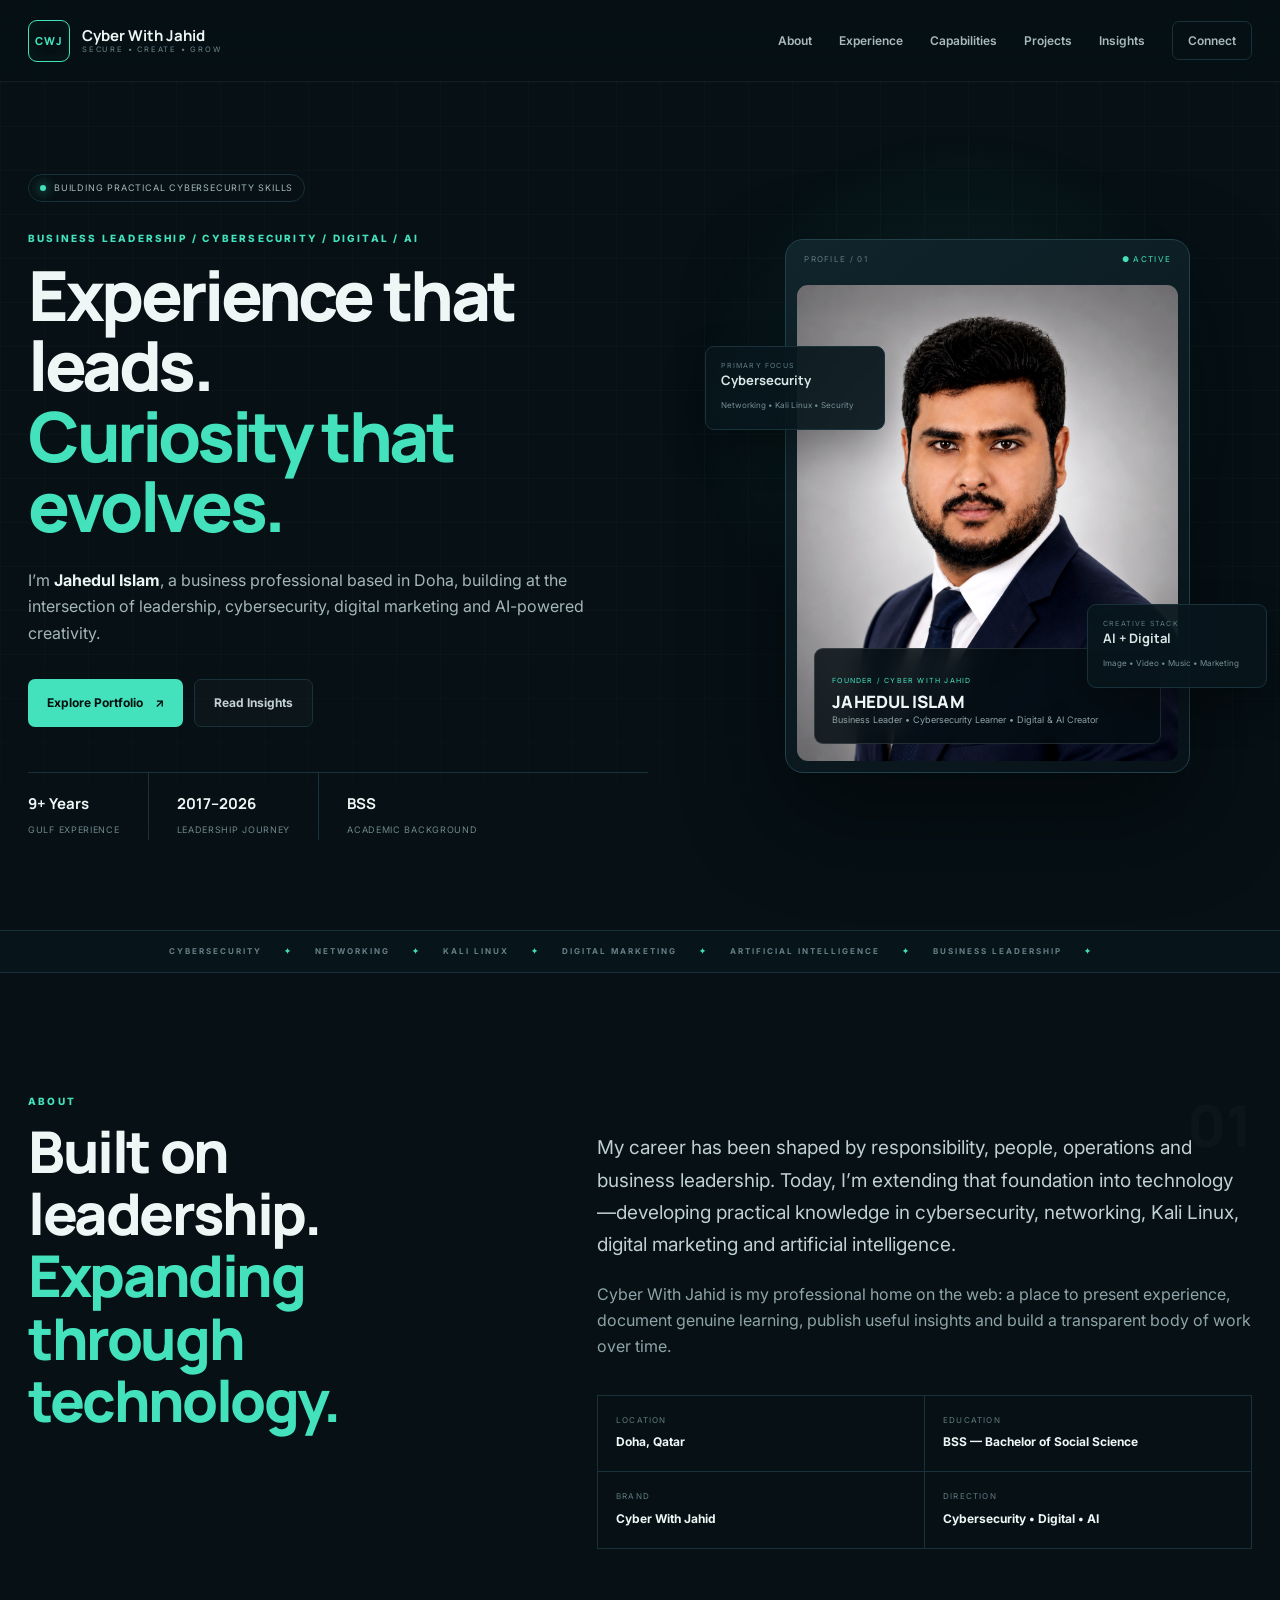
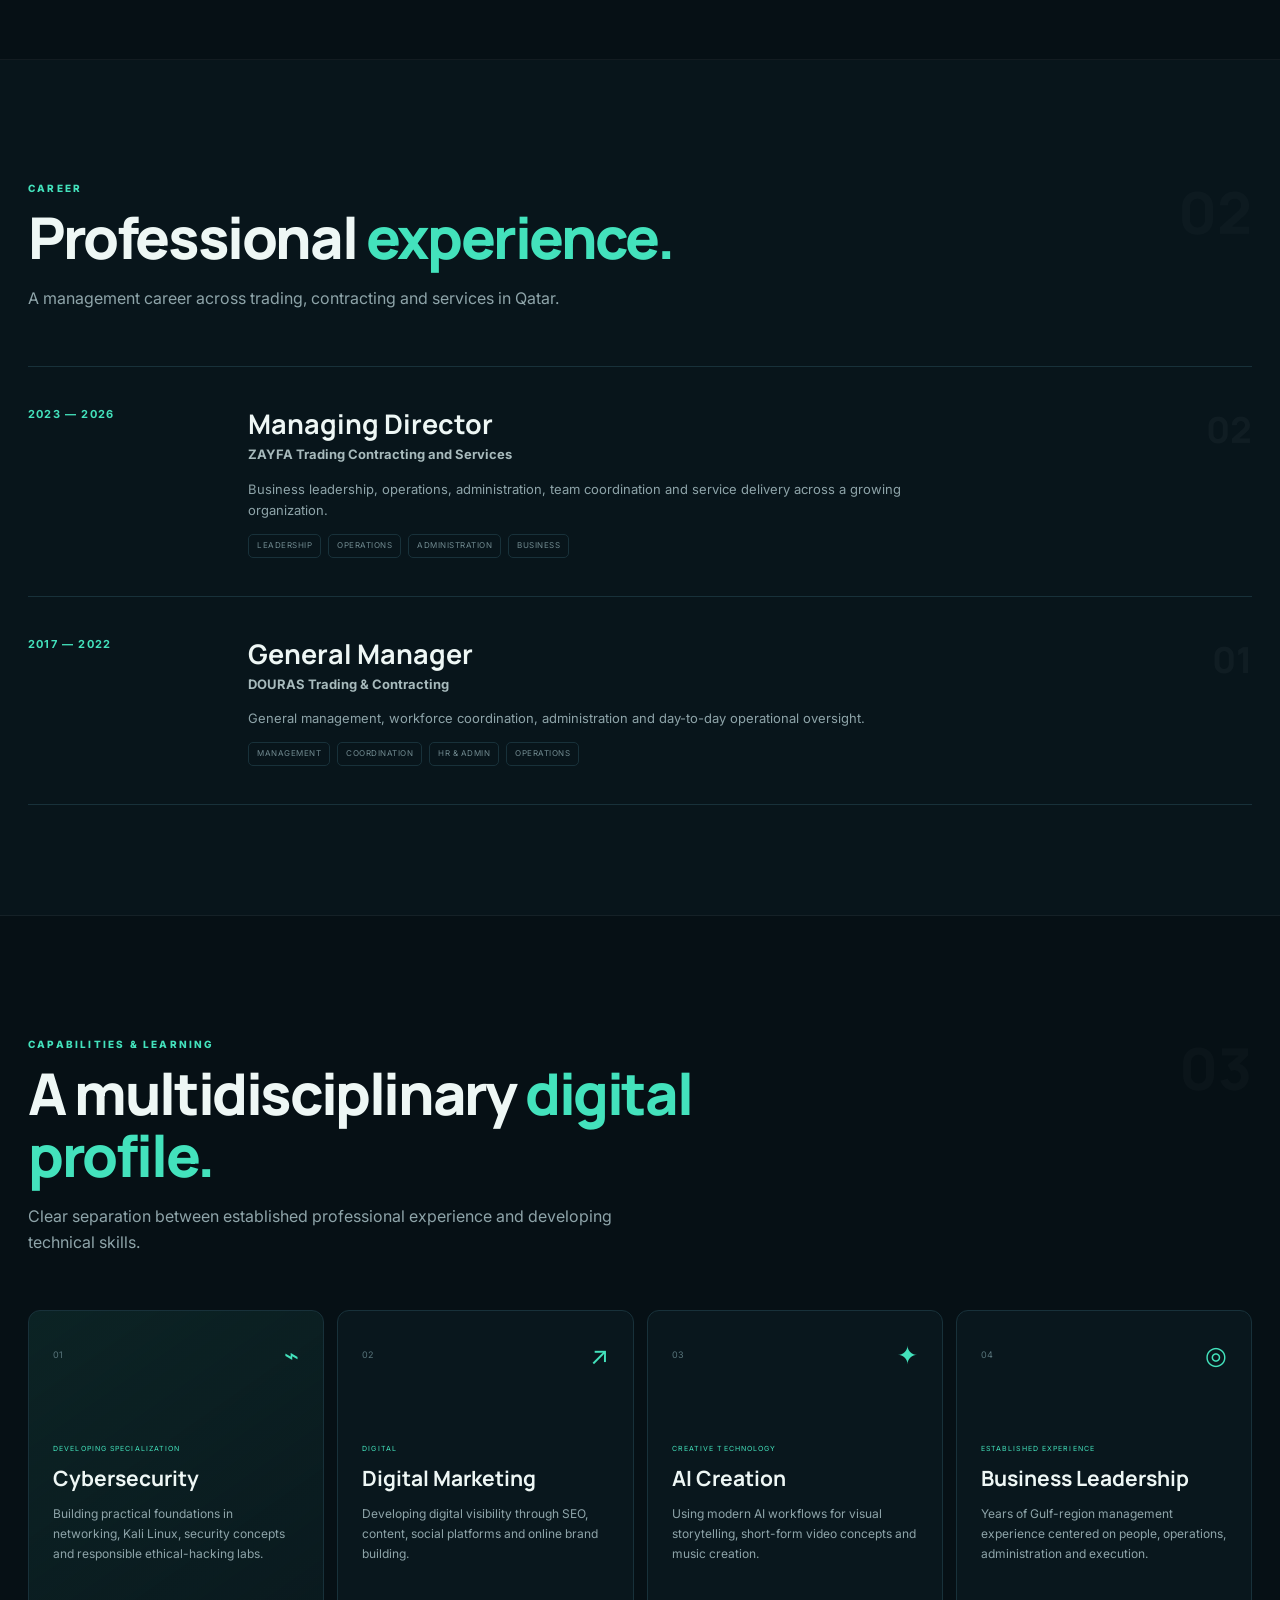
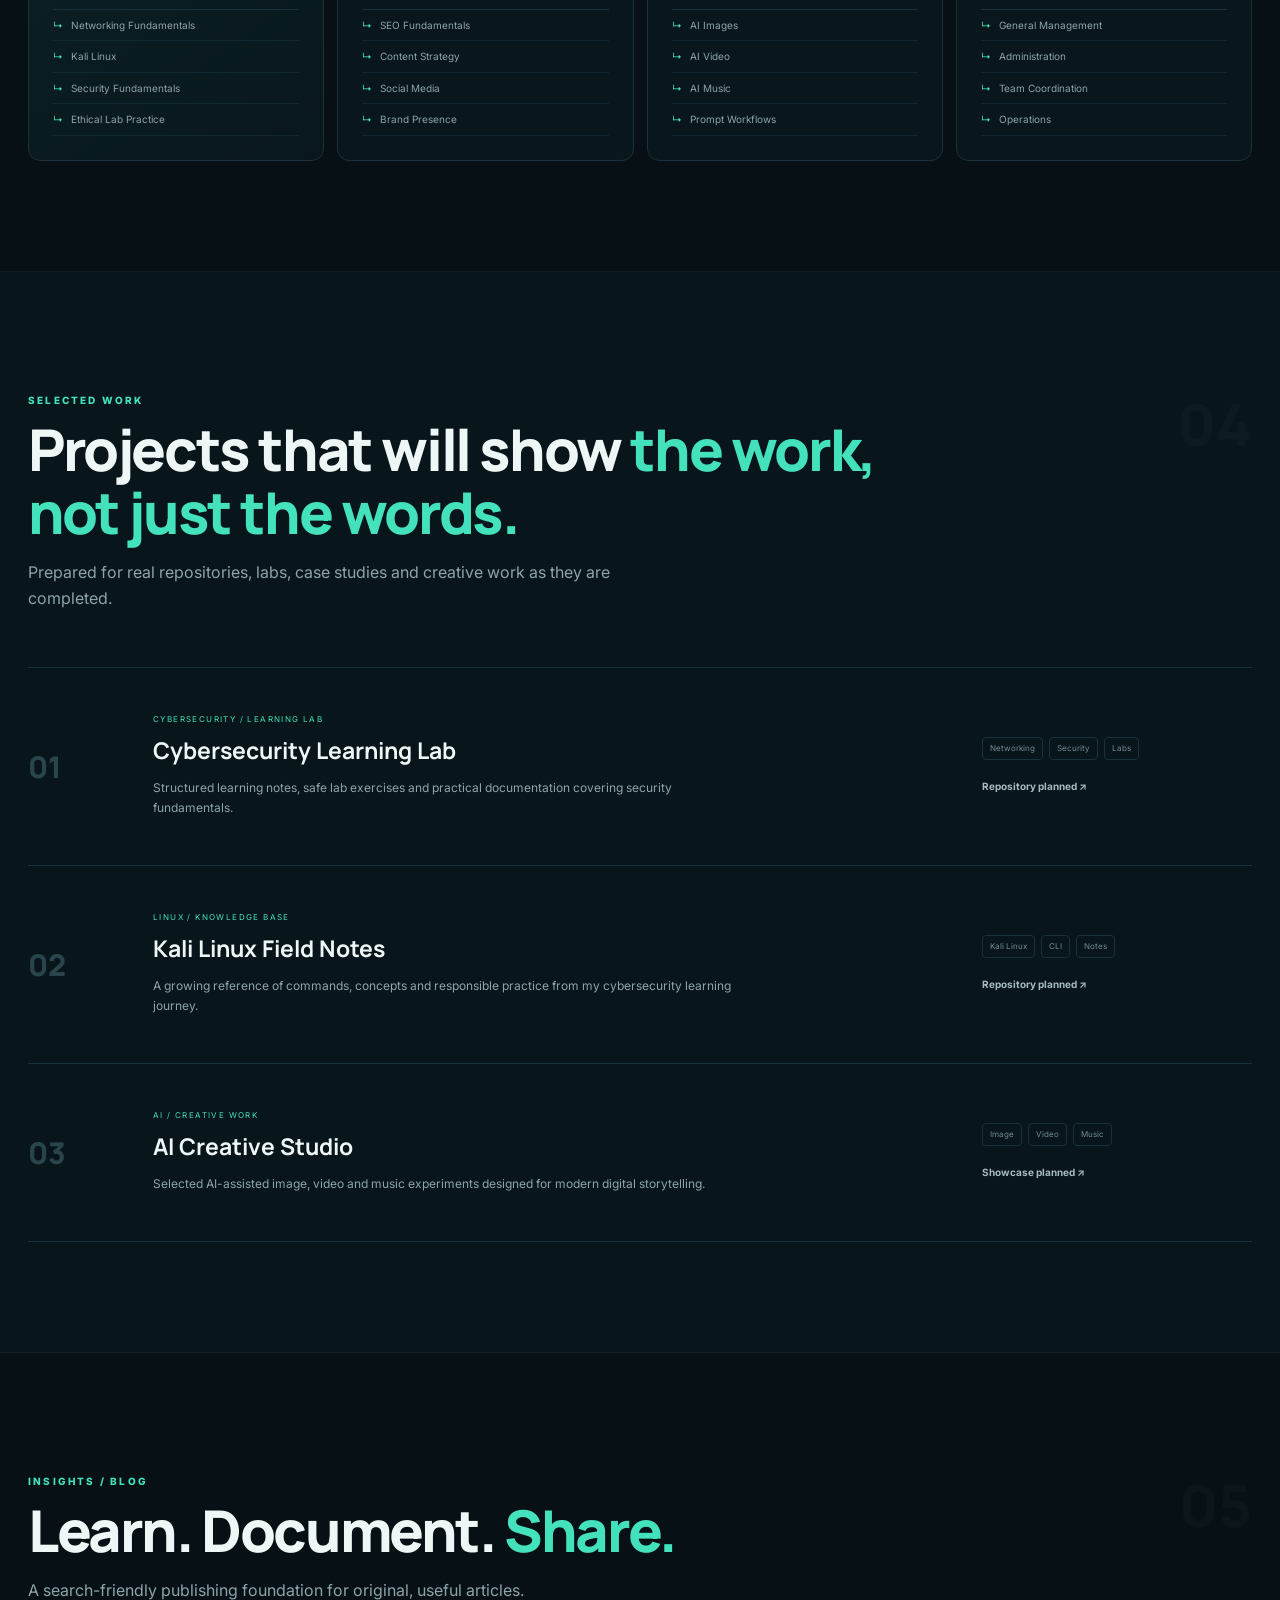
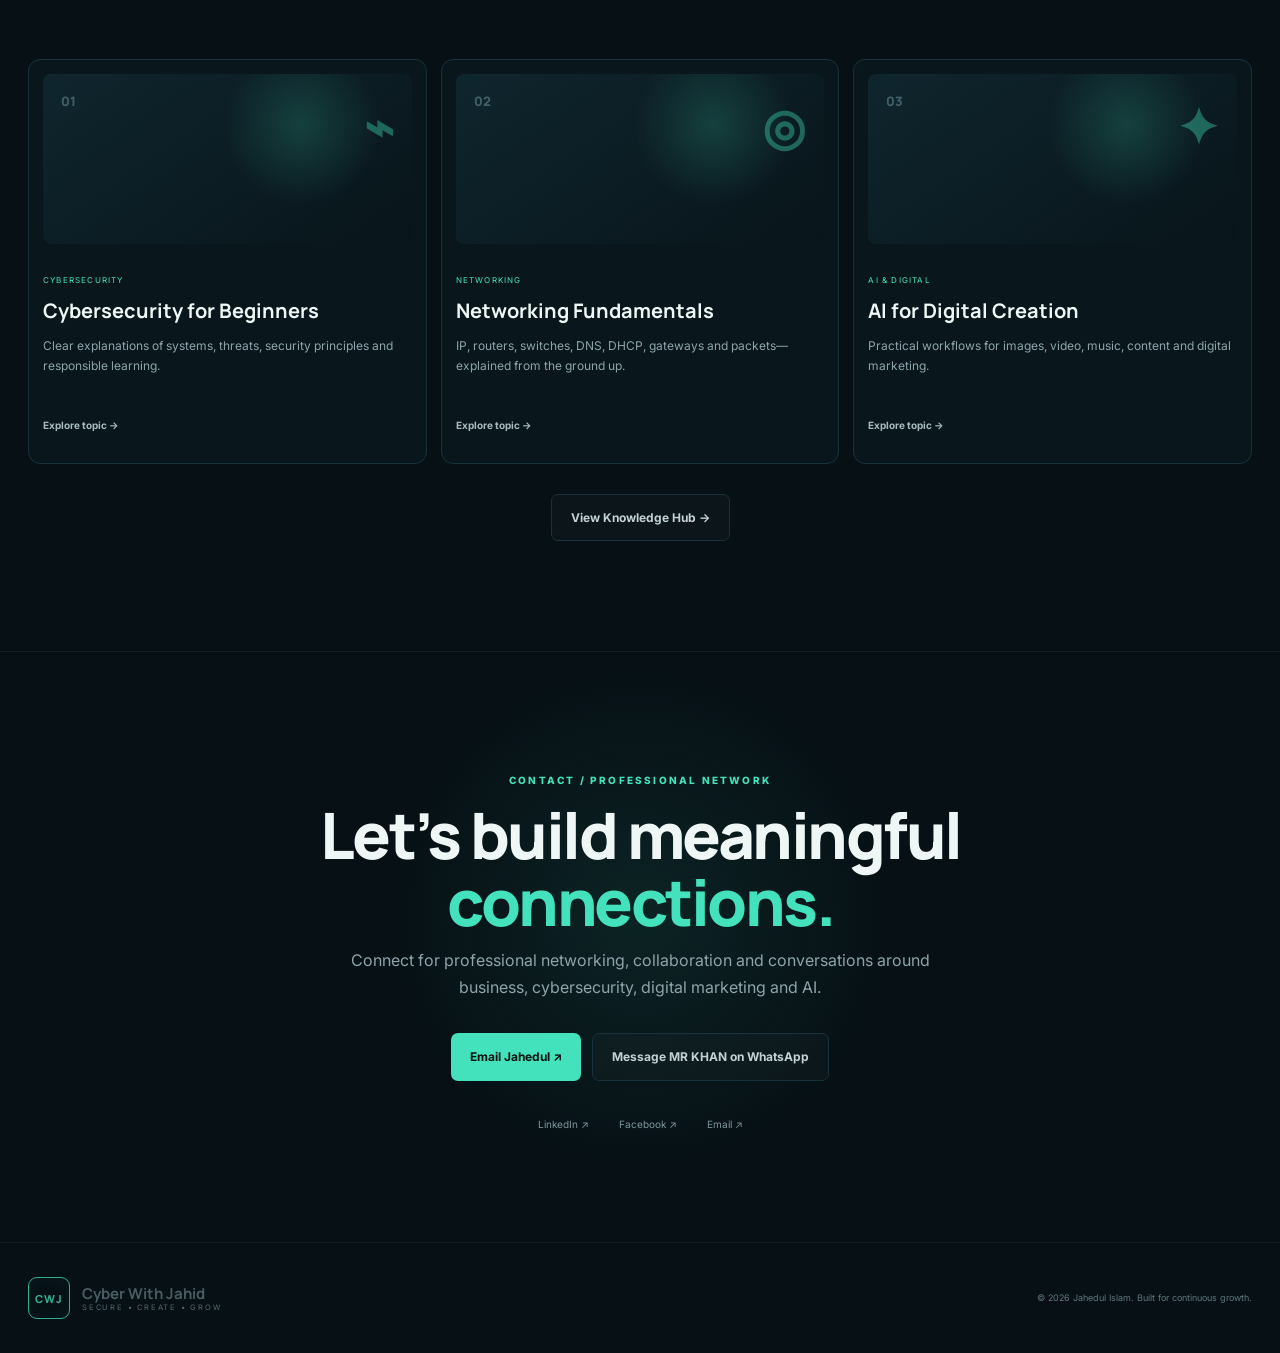
<file: index.html>
<!doctype html>
<html lang="en">
<head>
<meta charset="utf-8">
<meta name="viewport" content="width=device-width,initial-scale=1">
<meta name="theme-color" content="#071217">
<title>Cyber With Jahid | Jahedul Islam — Business, Cybersecurity, Digital & AI</title>
<meta name="description" content="Cyber With Jahid is the professional portfolio and knowledge hub of Jahedul Islam, combining business leadership with cybersecurity learning, digital marketing and AI-powered creative work.">
<meta name="keywords" content="Cyber With Jahid, Jahedul Islam, cybersecurity, cyber security, ethical hacking learning, Kali Linux, networking, digital marketing, AI image creation, AI video creation, AI music creation, business leadership">
<meta name="author" content="Jahedul Islam">
<meta name="robots" content="index,follow,max-image-preview:large">
<meta property="og:type" content="website">
<meta property="og:title" content="Cyber With Jahid | Professional Portfolio">
<meta property="og:description" content="Business leadership. Cybersecurity learning. Digital marketing. AI-powered creation.">
<meta property="og:image" content="cyberwithjahid.github.io/jahedul-islam.png">
<link rel="canonical" href="https://cyberwithjahid.github.io/">
<link rel="stylesheet" href="style.css">
<script type="application/ld+json">
{"@context":"https://schema.org","@type":"Person","name":"Jahedul Islam","url":"https://cyberwithjahid.github.io/","image":"https://cyberwithjahid.github.io/assets/jahedul-islam.png","email":"mailto:mdjahidhasan1247@gmail.com","sameAs":["https://www.linkedin.com/in/jahedul-islamkhan","https://www.facebook.com/share/19UAAzh9RU/"],"knowsAbout":["Business Management","Cybersecurity","Networking","Kali Linux","Digital Marketing","Artificial Intelligence","AI Image Creation","AI Video Creation","AI Music Creation"]}
</script>
</head>
<body>
<div class="progress" id="progress"></div>
<header class="topbar">
  <a class="brand" href="#home" aria-label="Cyber With Jahid home">
    <span class="monogram">CWJ</span>
    <span class="brand-copy"><b>Cyber With Jahid</b><small>SECURE • CREATE • GROW</small></span>
  </a>
  <button class="menu" aria-label="Open navigation" aria-expanded="false">☰</button>
  <nav aria-label="Primary">
    <a href="#about">About</a><a href="#experience">Experience</a><a href="#capabilities">Capabilities</a>
    <a href="#projects">Projects</a><a href="blog.html">Insights</a><a href="#contact" class="nav-button">Connect</a>
  </nav>
</header>

<main>
<section class="hero" id="home">
  <div class="mesh"></div>
  <div class="hero-copy reveal">
    <div class="availability"><span></span> Building practical cybersecurity skills</div>
    <p class="overline">BUSINESS LEADERSHIP / CYBERSECURITY / DIGITAL / AI</p>
    <h1>Experience that leads.<br><em>Curiosity that evolves.</em></h1>
    <p class="lead">I’m <strong>Jahedul Islam</strong>, a business professional based in Doha, building at the intersection of leadership, cybersecurity, digital marketing and AI-powered creativity.</p>
    <div class="hero-actions">
      <a class="button primary" href="#projects">Explore Portfolio <span>↗</span></a>
      <a class="button ghost" href="blog.html">Read Insights</a>
    </div>
    <div class="proof">
      <div><b>9+ Years</b><span>Gulf Experience</span></div>
      <div><b>2017–2026</b><span>Leadership Journey</span></div>
      <div><b>BSS</b><span>Academic Background</span></div>
    </div>
  </div>
  <div class="visual reveal">
    <div class="frame">
      <div class="frame-top"><span>PROFILE / 01</span><span class="live">● ACTIVE</span></div>
      <img src="jahedul-islam.png" alt="Professional portrait of Jahedul Islam">
      <div class="nameplate"><small>FOUNDER / CYBER WITH JAHID</small><strong>JAHEDUL ISLAM</strong><span>Business Leader • Cybersecurity Learner • Digital & AI Creator</span></div>
    </div>
    <div class="floating-card fc1"><small>PRIMARY FOCUS</small><b>Cybersecurity</b><span>Networking • Kali Linux • Security</span></div>
    <div class="floating-card fc2"><small>CREATIVE STACK</small><b>AI + Digital</b><span>Image • Video • Music • Marketing</span></div>
  </div>
</section>

<section class="ticker" aria-label="Focus areas"><div>CYBERSECURITY <i>✦</i> NETWORKING <i>✦</i> KALI LINUX <i>✦</i> DIGITAL MARKETING <i>✦</i> ARTIFICIAL INTELLIGENCE <i>✦</i> BUSINESS LEADERSHIP <i>✦</i></div></section>

<section class="section about" id="about">
  <div class="section-index">01</div>
  <div class="section-title reveal"><p class="overline">ABOUT</p><h2>Built on leadership.<br><span>Expanding through technology.</span></h2></div>
  <div class="about-content reveal">
    <p class="large-copy">My career has been shaped by responsibility, people, operations and business leadership. Today, I’m extending that foundation into technology—developing practical knowledge in cybersecurity, networking, Kali Linux, digital marketing and artificial intelligence.</p>
    <p>Cyber With Jahid is my professional home on the web: a place to present experience, document genuine learning, publish useful insights and build a transparent body of work over time.</p>
    <div class="facts">
      <div><small>LOCATION</small><b>Doha, Qatar</b></div><div><small>EDUCATION</small><b>BSS — Bachelor of Social Science</b></div>
      <div><small>BRAND</small><b>Cyber With Jahid</b></div><div><small>DIRECTION</small><b>Cybersecurity • Digital • AI</b></div>
    </div>
  </div>
</section>

<section class="section experience" id="experience">
 <div class="section-index">02</div>
 <div class="section-title reveal"><p class="overline">CAREER</p><h2>Professional <span>experience.</span></h2><p class="sub">A management career across trading, contracting and services in Qatar.</p></div>
 <div class="career reveal">
   <article><div class="career-date">2023 — 2026</div><div class="career-main"><span class="role-no">02</span><h3>Managing Director</h3><h4>ZAYFA Trading Contracting and Services</h4><p>Business leadership, operations, administration, team coordination and service delivery across a growing organization.</p><div class="chips"><span>Leadership</span><span>Operations</span><span>Administration</span><span>Business</span></div></div></article>
   <article><div class="career-date">2017 — 2022</div><div class="career-main"><span class="role-no">01</span><h3>General Manager</h3><h4>DOURAS Trading & Contracting</h4><p>General management, workforce coordination, administration and day-to-day operational oversight.</p><div class="chips"><span>Management</span><span>Coordination</span><span>HR & Admin</span><span>Operations</span></div></div></article>
 </div>
</section>

<section class="section capabilities" id="capabilities">
 <div class="section-index">03</div>
 <div class="section-title reveal"><p class="overline">CAPABILITIES & LEARNING</p><h2>A multidisciplinary <span>digital profile.</span></h2><p class="sub">Clear separation between established professional experience and developing technical skills.</p></div>
 <div class="cap-grid reveal">
  <article class="cap featured"><div class="cap-head"><span>01</span><i>⌁</i></div><small>DEVELOPING SPECIALIZATION</small><h3>Cybersecurity</h3><p>Building practical foundations in networking, Kali Linux, security concepts and responsible ethical-hacking labs.</p><ul><li>Networking Fundamentals</li><li>Kali Linux</li><li>Security Fundamentals</li><li>Ethical Lab Practice</li></ul></article>
  <article class="cap"><div class="cap-head"><span>02</span><i>↗</i></div><small>DIGITAL</small><h3>Digital Marketing</h3><p>Developing digital visibility through SEO, content, social platforms and online brand building.</p><ul><li>SEO Fundamentals</li><li>Content Strategy</li><li>Social Media</li><li>Brand Presence</li></ul></article>
  <article class="cap"><div class="cap-head"><span>03</span><i>✦</i></div><small>CREATIVE TECHNOLOGY</small><h3>AI Creation</h3><p>Using modern AI workflows for visual storytelling, short-form video concepts and music creation.</p><ul><li>AI Images</li><li>AI Video</li><li>AI Music</li><li>Prompt Workflows</li></ul></article>
  <article class="cap"><div class="cap-head"><span>04</span><i>◎</i></div><small>ESTABLISHED EXPERIENCE</small><h3>Business Leadership</h3><p>Years of Gulf-region management experience centered on people, operations, administration and execution.</p><ul><li>General Management</li><li>Administration</li><li>Team Coordination</li><li>Operations</li></ul></article>
 </div>
</section>

<section class="section projects" id="projects">
 <div class="section-index">04</div>
 <div class="section-title reveal"><p class="overline">SELECTED WORK</p><h2>Projects that will show <span>the work, not just the words.</span></h2><p class="sub">Prepared for real repositories, labs, case studies and creative work as they are completed.</p></div>
 <div class="project-list reveal">
  <article><div class="project-number">01</div><div><small>CYBERSECURITY / LEARNING LAB</small><h3>Cybersecurity Learning Lab</h3><p>Structured learning notes, safe lab exercises and practical documentation covering security fundamentals.</p></div><div class="project-meta"><span>Networking</span><span>Security</span><span>Labs</span><b>Repository planned ↗</b></div></article>
  <article><div class="project-number">02</div><div><small>LINUX / KNOWLEDGE BASE</small><h3>Kali Linux Field Notes</h3><p>A growing reference of commands, concepts and responsible practice from my cybersecurity learning journey.</p></div><div class="project-meta"><span>Kali Linux</span><span>CLI</span><span>Notes</span><b>Repository planned ↗</b></div></article>
  <article><div class="project-number">03</div><div><small>AI / CREATIVE WORK</small><h3>AI Creative Studio</h3><p>Selected AI-assisted image, video and music experiments designed for modern digital storytelling.</p></div><div class="project-meta"><span>Image</span><span>Video</span><span>Music</span><b>Showcase planned ↗</b></div></article>
 </div>
</section>

<section class="section insights" id="insights">
 <div class="section-index">05</div>
 <div class="section-title reveal"><p class="overline">INSIGHTS / BLOG</p><h2>Learn. Document. <span>Share.</span></h2><p class="sub">A search-friendly publishing foundation for original, useful articles.</p></div>
 <div class="insight-grid reveal">
   <a href="blog.html"><div class="article-art">01<span>⌁</span></div><small>CYBERSECURITY</small><h3>Cybersecurity for Beginners</h3><p>Clear explanations of systems, threats, security principles and responsible learning.</p><b>Explore topic →</b></a>
   <a href="blog.html"><div class="article-art">02<span>◎</span></div><small>NETWORKING</small><h3>Networking Fundamentals</h3><p>IP, routers, switches, DNS, DHCP, gateways and packets—explained from the ground up.</p><b>Explore topic →</b></a>
   <a href="blog.html"><div class="article-art">03<span>✦</span></div><small>AI & DIGITAL</small><h3>AI for Digital Creation</h3><p>Practical workflows for images, video, music, content and digital marketing.</p><b>Explore topic →</b></a>
 </div>
 <div class="blog-cta"><a class="button ghost" href="blog.html">View Knowledge Hub →</a></div>
</section>

<section class="contact section" id="contact">
 <div class="contact-box reveal">
  <p class="overline">CONTACT / PROFESSIONAL NETWORK</p>
  <h2>Let’s build meaningful <span>connections.</span></h2>
  <p>Connect for professional networking, collaboration and conversations around business, cybersecurity, digital marketing and AI.</p>
  <div class="hero-actions center">
    <a class="button primary" href="mailto:mdjahidhasan1247@gmail.com">Email Jahedul ↗</a>
    <a class="button ghost" href="https://wa.me/97460007269" target="_blank" rel="noopener">Message MR KHAN on WhatsApp</a>
  </div>
  <div class="social-row"><a href="https://www.linkedin.com/in/jahedul-islamkhan" target="_blank" rel="noopener">LinkedIn ↗</a><a href="https://www.facebook.com/share/19UAAzh9RU/" target="_blank" rel="noopener">Facebook ↗</a><a href="mailto:mdjahidhasan1247@gmail.com">Email ↗</a></div>
 </div>
</section>
</main>
<footer><a class="brand" href="#home"><span class="monogram">CWJ</span><span class="brand-copy"><b>Cyber With Jahid</b><small>SECURE • CREATE • GROW</small></span></a><p>© <span id="year"></span> Jahedul Islam. Built for continuous growth.</p></footer>
<script src="script.js"></script>
</body></html>
</file>
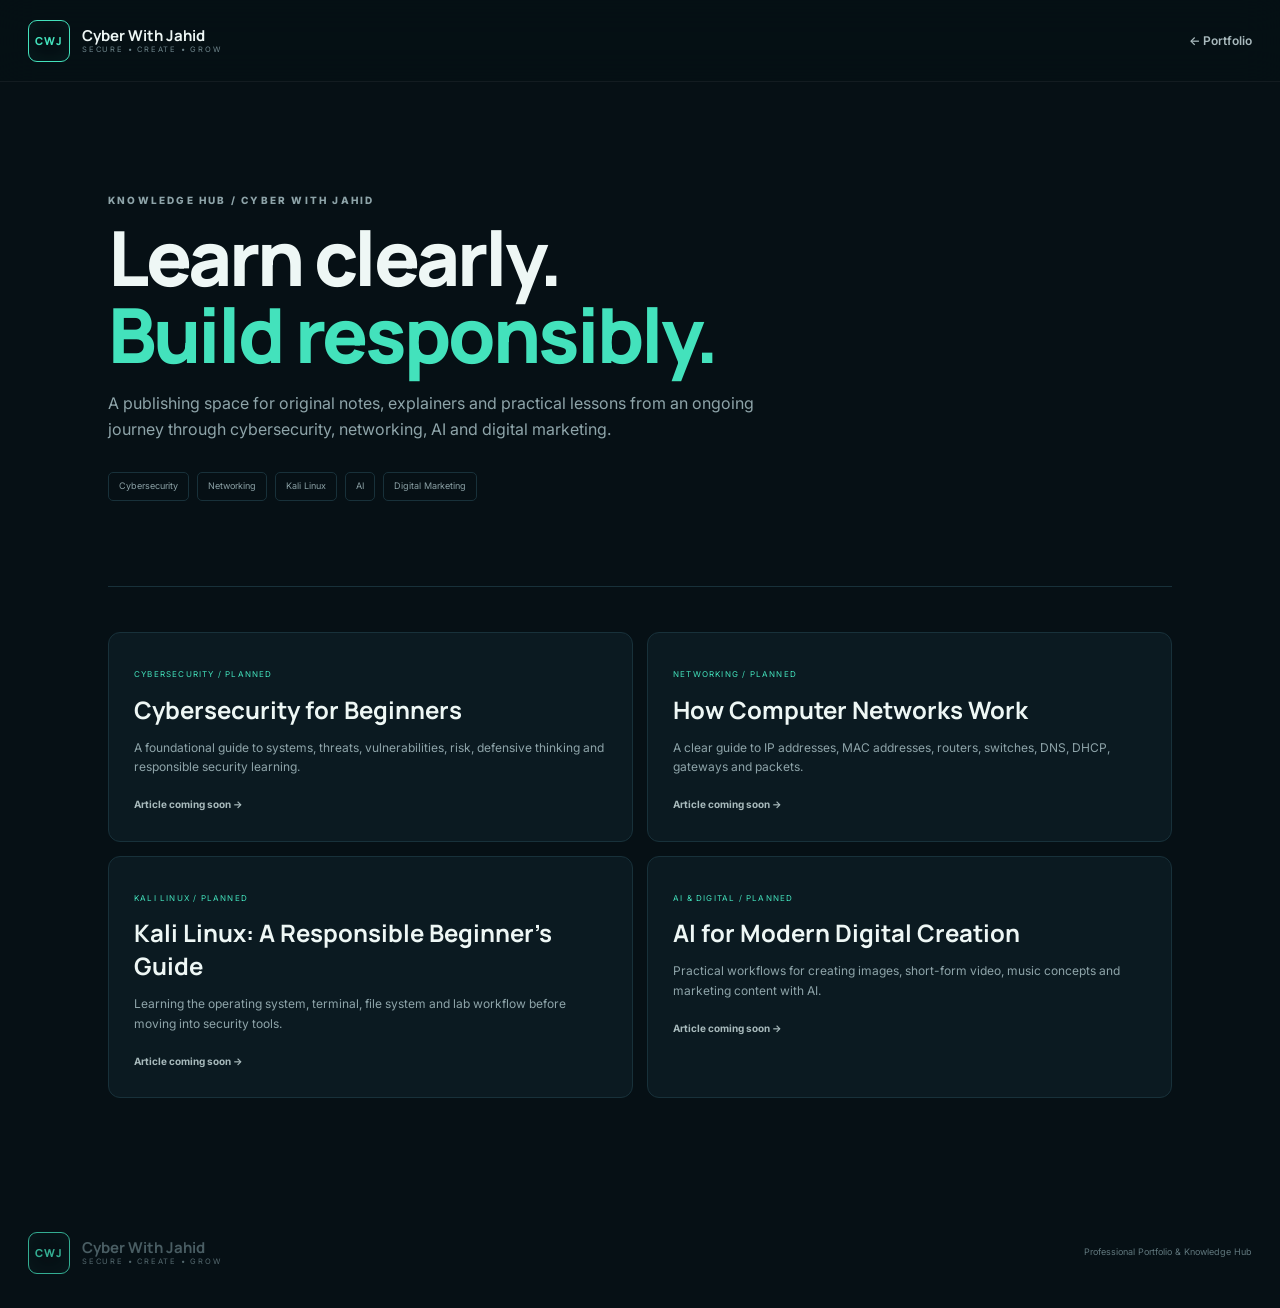
<file: blog.html>
<!doctype html><html lang="en"><head><meta charset="utf-8"><meta name="viewport" content="width=device-width,initial-scale=1"><meta name="theme-color" content="#071217"><title>Cyber With Jahid Insights | Cybersecurity, Networking, AI & Digital Marketing</title><meta name="description" content="Cyber With Jahid knowledge hub: beginner-friendly cybersecurity, networking, Kali Linux, AI and digital marketing insights by Jahedul Islam."><meta name="keywords" content="cybersecurity blog, Cyber With Jahid, networking, Kali Linux, AI, digital marketing"><meta name="robots" content="index,follow"><link rel="stylesheet" href="style.css"></head><body>
<header class="topbar"><a class="brand" href="index.html"><span class="monogram">CWJ</span><span class="brand-copy"><b>Cyber With Jahid</b><small>SECURE • CREATE • GROW</small></span></a><nav style="display:flex"><a href="index.html">← Portfolio</a></nav></header>
<main class="blog-shell"><section class="blog-hero"><p class="overline">KNOWLEDGE HUB / CYBER WITH JAHID</p><h1>Learn clearly.<br><span>Build responsibly.</span></h1><p>A publishing space for original notes, explainers and practical lessons from an ongoing journey through cybersecurity, networking, AI and digital marketing.</p><div class="category-bar"><span>Cybersecurity</span><span>Networking</span><span>Kali Linux</span><span>AI</span><span>Digital Marketing</span></div></section>
<section class="blog-grid">
<article class="post"><small>CYBERSECURITY / PLANNED</small><h2>Cybersecurity for Beginners</h2><p>A foundational guide to systems, threats, vulnerabilities, risk, defensive thinking and responsible security learning.</p><b>Article coming soon →</b></article>
<article class="post"><small>NETWORKING / PLANNED</small><h2>How Computer Networks Work</h2><p>A clear guide to IP addresses, MAC addresses, routers, switches, DNS, DHCP, gateways and packets.</p><b>Article coming soon →</b></article>
<article class="post"><small>KALI LINUX / PLANNED</small><h2>Kali Linux: A Responsible Beginner’s Guide</h2><p>Learning the operating system, terminal, file system and lab workflow before moving into security tools.</p><b>Article coming soon →</b></article>
<article class="post"><small>AI & DIGITAL / PLANNED</small><h2>AI for Modern Digital Creation</h2><p>Practical workflows for creating images, short-form video, music concepts and marketing content with AI.</p><b>Article coming soon →</b></article>
</section></main>
<footer><a class="brand" href="index.html"><span class="monogram">CWJ</span><span class="brand-copy"><b>Cyber With Jahid</b><small>SECURE • CREATE • GROW</small></span></a><p>Professional Portfolio & Knowledge Hub</p></footer></body></html>
</file>
<file: style.css>
@import url('https://fonts.googleapis.com/css2?family=Inter:wght@400;500;600;700&family=Manrope:wght@600;700;800&display=swap');
:root{--bg:#061015;--bg2:#08151b;--panel:#0b1a21;--panel2:#0e2028;--ink:#eef7f5;--muted:#8ea4a9;--soft:#b9c9cb;--accent:#43e2bc;--accent2:#79f1d4;--line:#18313a;--max:1240px}
*{box-sizing:border-box}html{scroll-behavior:smooth}body{margin:0;background:var(--bg);color:var(--ink);font-family:Inter,Arial,sans-serif;line-height:1.65}a{text-decoration:none;color:inherit}.progress{position:fixed;z-index:100;top:0;left:0;height:2px;width:0;background:var(--accent)}
.topbar{height:82px;position:sticky;top:0;z-index:50;padding:0 max(28px,calc((100vw - var(--max))/2));display:flex;align-items:center;justify-content:space-between;background:rgba(6,16,21,.88);border-bottom:1px solid rgba(255,255,255,.055);backdrop-filter:blur(18px)}
.brand{display:flex;align-items:center;gap:12px}.monogram{width:42px;height:42px;border:1px solid var(--accent);border-radius:9px;display:grid;place-items:center;color:var(--accent);font:800 11px Manrope;letter-spacing:.7px;box-shadow:inset 0 0 18px rgba(67,226,188,.06)}.brand-copy b{display:block;font:700 15px Manrope}.brand-copy small{display:block;color:#6e858b;font-size:7.5px;letter-spacing:1.8px;margin-top:-2px}.topbar nav{display:flex;gap:27px;align-items:center;font-size:12px;font-weight:600;color:#a9babd}.topbar nav a:hover{color:var(--accent)}.nav-button{padding:9px 15px;border:1px solid var(--line);border-radius:7px}.menu{display:none;border:0;background:none;color:white;font-size:24px}
.hero{min-height:790px;position:relative;display:grid;grid-template-columns:1.08fr .92fr;align-items:center;gap:75px;padding:90px max(28px,calc((100vw - var(--max))/2));overflow:hidden}.mesh{position:absolute;inset:0;background:radial-gradient(circle at 75% 38%,rgba(67,226,188,.12),transparent 25%),linear-gradient(rgba(255,255,255,.018) 1px,transparent 1px),linear-gradient(90deg,rgba(255,255,255,.018) 1px,transparent 1px);background-size:auto,44px 44px,44px 44px;mask-image:linear-gradient(to bottom,#000 65%,transparent)}
.hero-copy,.visual{position:relative;z-index:2}.availability{display:inline-flex;gap:8px;align-items:center;border:1px solid var(--line);border-radius:50px;padding:6px 11px;color:#a4b8bb;font-size:9px;letter-spacing:.8px;text-transform:uppercase}.availability span{width:6px;height:6px;border-radius:50%;background:var(--accent);box-shadow:0 0 12px var(--accent)}.overline{font-size:10px;letter-spacing:2.2px;color:var(--accent);font-weight:800}.hero .overline{margin-top:28px}.hero h1{font:800 clamp(48px,5.4vw,76px)/1.02 Manrope;letter-spacing:-3.4px;margin:13px 0 25px}.hero h1 em{font-style:normal;color:var(--accent)}.lead{max-width:690px;font-size:16px;color:#a4b6ba}.lead strong{color:#eaf5f3}.hero-actions{display:flex;gap:11px;margin:33px 0}.button{display:inline-flex;gap:12px;align-items:center;justify-content:center;padding:13px 19px;border-radius:7px;font-size:12px;font-weight:700;transition:.2s}.button:hover{transform:translateY(-2px)}.primary{background:var(--accent);color:#03110e}.ghost{border:1px solid var(--line);background:rgba(255,255,255,.018);color:#c3d1d2}.proof{display:flex;gap:0;margin-top:45px;border-top:1px solid var(--line);max-width:650px}.proof div{padding:20px 28px 0 0;margin-right:28px;border-right:1px solid var(--line)}.proof div:last-child{border:0}.proof b{display:block;font:700 15px Manrope}.proof span{color:#6f878d;font-size:9px;text-transform:uppercase;letter-spacing:.7px}
.visual{display:flex;justify-content:center}.frame{width:min(405px,85%);padding:11px;border:1px solid #21404a;border-radius:18px;background:linear-gradient(145deg,#10242b,#081319);box-shadow:0 40px 100px rgba(0,0,0,.45);position:relative}.frame-top{height:34px;padding:2px 7px;display:flex;justify-content:space-between;color:#5f7a80;font-size:8px;letter-spacing:1.3px}.live{color:var(--accent)}.frame img{display:block;width:100%;aspect-ratio:4/5;object-fit:cover;object-position:50% 12%;border-radius:11px;filter:saturate(.83) contrast(1.04)}.nameplate{position:absolute;left:28px;right:28px;bottom:28px;padding:15px 17px;background:rgba(4,14,18,.84);border:1px solid rgba(255,255,255,.12);border-radius:9px;backdrop-filter:blur(12px)}.nameplate small{color:var(--accent);font-size:7px;letter-spacing:1.2px}.nameplate strong{display:block;font:800 17px Manrope;letter-spacing:.2px}.nameplate span{display:block;color:#8da3a8;font-size:9px}.floating-card{position:absolute;padding:13px 15px;background:rgba(8,22,28,.93);border:1px solid var(--line);border-radius:9px;box-shadow:0 18px 40px rgba(0,0,0,.3);min-width:180px}.floating-card small{display:block;color:#607c82;font-size:7px;letter-spacing:1.2px}.floating-card b{display:block;font:700 13px Manrope;color:#d9e8e6}.floating-card span{font-size:8px;color:#789096}.fc1{left:-18px;top:20%}.fc2{right:-15px;bottom:16%}
.ticker{overflow:hidden;border-top:1px solid var(--line);border-bottom:1px solid var(--line);padding:14px 0;background:#07141a;color:#678087;white-space:nowrap;font-size:8px;letter-spacing:2px;font-weight:700}.ticker div{text-align:center}.ticker i{font-style:normal;color:var(--accent);padding:0 18px}
.section{position:relative;padding:110px max(28px,calc((100vw - var(--max))/2));border-bottom:1px solid rgba(255,255,255,.05)}.section-index{position:absolute;top:112px;right:max(28px,calc((100vw - var(--max))/2));font:800 58px Manrope;color:rgba(255,255,255,.025)}.section-title{max-width:850px;margin-bottom:55px}.section-title h2{font:800 clamp(38px,4.5vw,60px)/1.08 Manrope;letter-spacing:-2.4px;margin:10px 0}.section-title h2 span{color:var(--accent)}.sub{color:var(--muted);max-width:650px}.about{display:grid;grid-template-columns:.85fr 1.15fr;gap:85px}.about .section-title{margin:0}.about-content{padding-top:30px}.large-copy{font-size:19px;color:#c0d0d1;line-height:1.7}.about-content>p:not(.large-copy){color:var(--muted)}.facts{display:grid;grid-template-columns:1fr 1fr;margin-top:35px;border-top:1px solid var(--line);border-left:1px solid var(--line)}.facts div{padding:18px;border-right:1px solid var(--line);border-bottom:1px solid var(--line)}.facts small{display:block;color:#607b81;font-size:8px;letter-spacing:1.2px}.facts b{font-size:12px}
.experience,.projects{background:var(--bg2)}.career{border-top:1px solid var(--line)}.career article{display:grid;grid-template-columns:220px 1fr;padding:38px 0;border-bottom:1px solid var(--line)}.career-date{font-size:11px;letter-spacing:1.2px;color:var(--accent);font-weight:700}.career-main{position:relative}.role-no{position:absolute;right:0;top:0;font:800 36px Manrope;color:rgba(255,255,255,.035)}.career h3{font:700 27px Manrope;margin:0}.career h4{margin:2px 0 12px;color:#a7babc;font-size:13px}.career p{color:var(--muted);max-width:720px;font-size:13px}.chips{display:flex;gap:7px;flex-wrap:wrap}.chips span{border:1px solid var(--line);border-radius:5px;padding:4px 8px;color:#718a90;font-size:8px;text-transform:uppercase;letter-spacing:.5px}
.cap-grid{display:grid;grid-template-columns:repeat(4,1fr);gap:13px}.cap{min-height:390px;padding:24px;border:1px solid var(--line);border-radius:12px;background:#09171d;transition:.25s}.cap:hover{transform:translateY(-4px);border-color:#2d5a5b}.cap.featured{background:linear-gradient(145deg,rgba(67,226,188,.09),#09171d)}.cap-head{display:flex;justify-content:space-between;align-items:center;margin-bottom:55px}.cap-head span{color:#58747a;font-size:9px}.cap-head i{font-style:normal;color:var(--accent);font-size:25px}.cap>small{font-size:7px;color:var(--accent);letter-spacing:1.1px}.cap h3{font:700 21px Manrope;margin:6px 0 10px}.cap p{font-size:12px;color:var(--muted);min-height:80px}.cap ul{padding:0;margin:25px 0 0;list-style:none;border-top:1px solid var(--line)}.cap li{font-size:10px;color:#8da3a8;padding:7px 0;border-bottom:1px solid rgba(24,49,58,.65)}.cap li:before{content:"↳";color:var(--accent);margin-right:8px}
.project-list{border-top:1px solid var(--line)}.project-list article{display:grid;grid-template-columns:90px 1fr 270px;gap:35px;align-items:center;padding:35px 0;border-bottom:1px solid var(--line)}.project-number{font:800 30px Manrope;color:#29444b}.project-list small{color:var(--accent);font-size:8px;letter-spacing:1.4px}.project-list h3{font:700 23px Manrope;margin:5px 0}.project-list p{font-size:12px;color:var(--muted);max-width:600px}.project-meta{display:flex;gap:6px;flex-wrap:wrap}.project-meta span{font-size:8px;padding:4px 7px;border:1px solid var(--line);border-radius:4px;color:#748c91}.project-meta b{display:block;width:100%;margin-top:12px;color:#a7babc;font-size:10px}
.insight-grid{display:grid;grid-template-columns:repeat(3,1fr);gap:14px}.insight-grid>a{border:1px solid var(--line);border-radius:12px;padding:14px 14px 26px;background:#09171d;transition:.25s}.insight-grid>a:hover{transform:translateY(-4px);border-color:#2d5a5b}.article-art{height:170px;border-radius:8px;background:radial-gradient(circle at 70% 30%,rgba(67,226,188,.18),transparent 28%),linear-gradient(145deg,#0f252d,#08151a);display:flex;align-items:flex-start;justify-content:space-between;padding:18px;color:#426069;font:800 13px Manrope;margin-bottom:20px}.article-art span{font-size:50px;color:rgba(67,226,188,.38)}.insight-grid small{color:var(--accent);font-size:8px;letter-spacing:1.2px}.insight-grid h3{font:700 20px Manrope;margin:7px 0}.insight-grid p{font-size:12px;color:var(--muted);min-height:62px}.insight-grid b{font-size:10px;color:#a8babc}.blog-cta{text-align:center;margin-top:30px}
.contact{background:radial-gradient(circle at 50% 45%,rgba(67,226,188,.09),transparent 35%);text-align:center}.contact-box{max-width:850px;margin:auto}.contact h2{font:800 clamp(42px,5vw,65px)/1.05 Manrope;letter-spacing:-2.5px;margin:12px 0}.contact h2 span{color:var(--accent)}.contact-box>p:not(.overline){color:var(--muted);max-width:650px;margin:0 auto}.center{justify-content:center}.social-row{display:flex;justify-content:center;gap:30px;margin-top:35px;font-size:10px;color:#7f979c}.social-row a:hover{color:var(--accent)}
footer{min-height:110px;padding:25px max(28px,calc((100vw - var(--max))/2));display:flex;align-items:center;justify-content:space-between;color:#60777d;font-size:9px}footer .brand{opacity:.75}
.reveal{opacity:0;transform:translateY(18px);transition:opacity .7s ease,transform .7s ease}.reveal.visible{opacity:1;transform:none}
.blog-shell{max-width:1120px;margin:auto;padding:100px 28px}.blog-hero{padding-bottom:55px;border-bottom:1px solid var(--line)}.blog-hero h1{font:800 clamp(46px,6vw,76px)/1.02 Manrope;letter-spacing:-3px;margin:10px 0}.blog-hero h1 span{color:var(--accent)}.blog-hero p{max-width:680px;color:var(--muted)}.category-bar{display:flex;gap:8px;flex-wrap:wrap;margin:30px 0}.category-bar span{border:1px solid var(--line);padding:6px 10px;border-radius:5px;font-size:9px;color:#8ba0a5}.blog-grid{display:grid;grid-template-columns:repeat(2,1fr);gap:14px;margin-top:45px}.post{border:1px solid var(--line);border-radius:12px;padding:25px;background:var(--panel)}.post small{color:var(--accent);font-size:8px;letter-spacing:1.2px}.post h2{font:700 24px Manrope;margin:8px 0}.post p{font-size:12px;color:var(--muted)}.post b{font-size:10px;color:#a8babc}
@media(max-width:980px){.topbar nav{display:none;position:absolute;top:82px;left:0;right:0;padding:25px;background:#061015;border-bottom:1px solid var(--line);flex-direction:column}.topbar nav.open{display:flex}.menu{display:block}.hero{grid-template-columns:1fr;padding-top:65px}.visual{margin-top:30px}.about{grid-template-columns:1fr;gap:15px}.cap-grid{grid-template-columns:repeat(2,1fr)}.project-list article{grid-template-columns:60px 1fr}.project-meta{grid-column:2}.insight-grid{grid-template-columns:1fr}.ticker div{text-align:left;padding-left:20px}.fc1{left:0}.fc2{right:0}}
@media(max-width:600px){.hero,.section{padding-left:20px;padding-right:20px}.hero h1{letter-spacing:-2.4px}.proof{display:grid;grid-template-columns:repeat(3,1fr)}.proof div{padding-right:10px;margin-right:10px}.proof b{font-size:12px}.proof span{font-size:7px}.floating-card{display:none}.frame{width:95%}.hero-actions{flex-direction:column}.button{width:100%}.section-index{display:none}.section-title h2,.contact h2{letter-spacing:-1.7px}.facts{grid-template-columns:1fr}.career article{grid-template-columns:1fr;gap:10px}.cap-grid{grid-template-columns:1fr}.project-list article{grid-template-columns:1fr;gap:8px}.project-number{font-size:20px}.project-meta{grid-column:auto}.blog-grid{grid-template-columns:1fr}.social-row{gap:16px;flex-wrap:wrap}footer{display:block;text-align:center}footer .brand{justify-content:center;margin-bottom:18px}}
</file>
